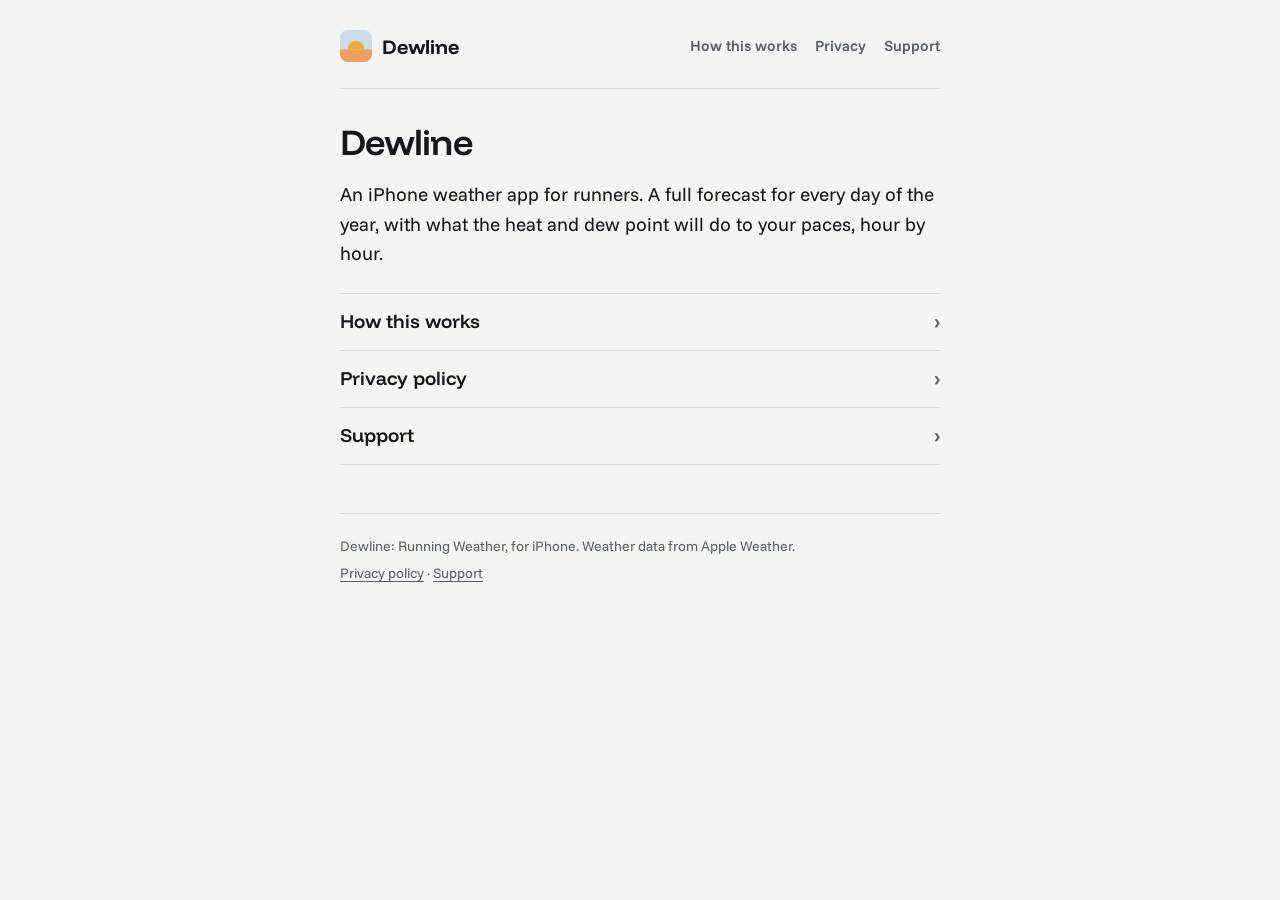
<file: index.html>
<!doctype html>
<html lang="en">
<head>
  <meta charset="utf-8">
  <meta name="viewport" content="width=device-width, initial-scale=1">
  <title>Dewline: Running Weather</title>
  <meta name="description" content="Dewline is an iPhone weather app for runners: a full forecast, with what heat and dew point will do to your paces.">
  <meta name="color-scheme" content="light dark">
  <link rel="icon" href="icon.svg" type="image/svg+xml">
  <link rel="stylesheet" href="style.css">
</head>
<body>
<div class="page">
  <header class="site">
    <a class="brand" href="./"><img src="icon.svg" alt="">Dewline</a>
    <nav class="site" aria-label="Site">
      <a href="how-it-works/">How this works</a>
      <a href="privacy/">Privacy</a>
      <a href="support/">Support</a>
    </nav>
  </header>
  <main>
    <h1>Dewline</h1>
    <p class="lede">An iPhone weather app for runners. A full forecast for every day of the year, with what the heat and dew point will do to your paces, hour by hour.</p>
    <ul class="index-links">
      <li><a href="how-it-works/">How this works <span>›</span></a></li>
      <li><a href="privacy/">Privacy policy <span>›</span></a></li>
      <li><a href="support/">Support <span>›</span></a></li>
    </ul>
  </main>
  <footer class="site">
    <p>Dewline: Running Weather, for iPhone. Weather data from Apple Weather.</p>
    <p><a href="privacy/">Privacy policy</a> · <a href="support/">Support</a></p>
  </footer>
</div>
</body>
</html>
</file>
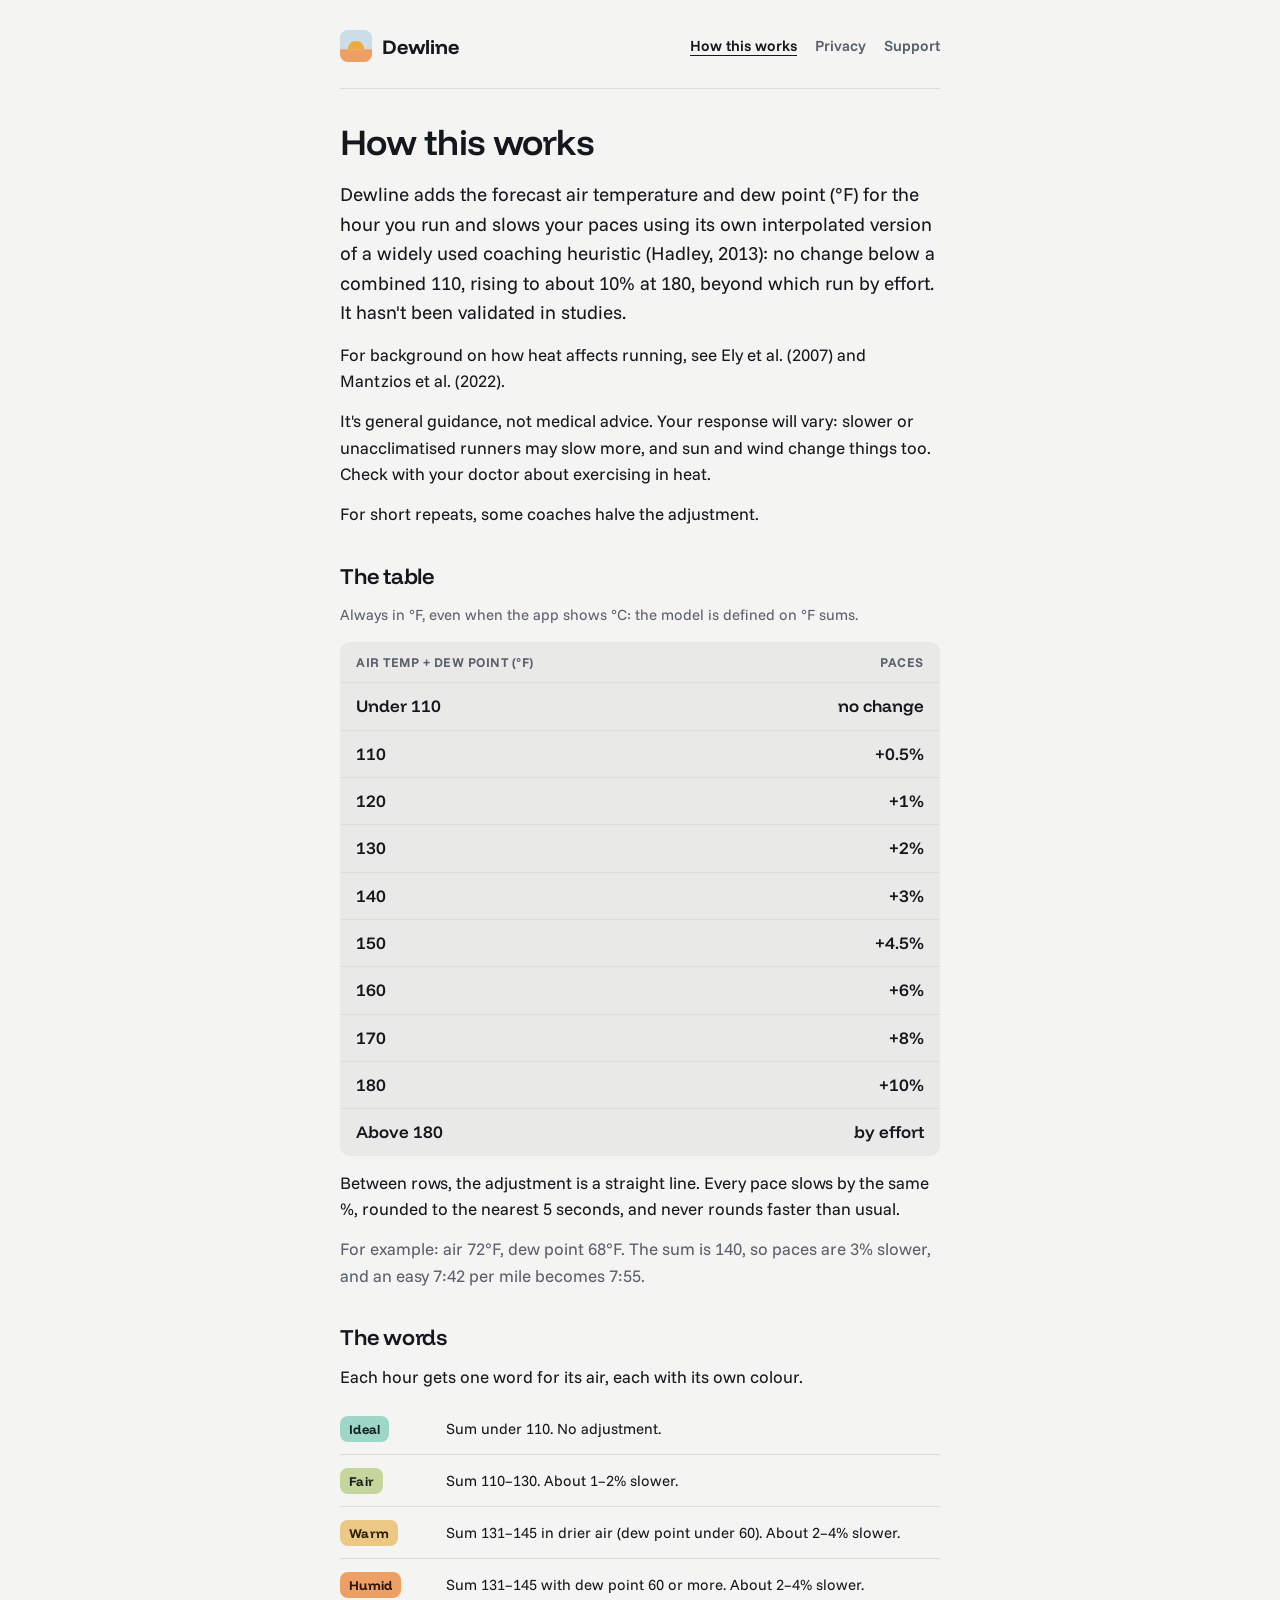
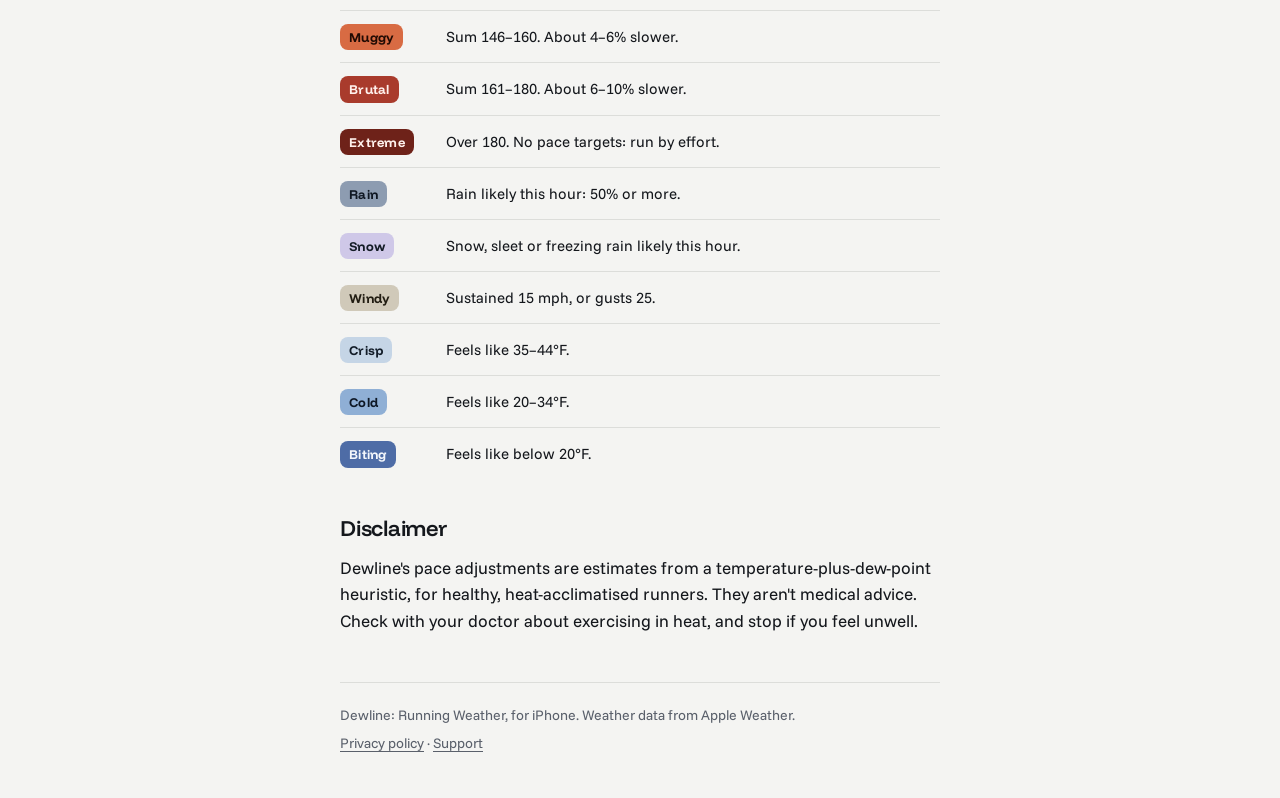
<file: how-it-works/index.html>
<!doctype html>
<html lang="en">
<head>
  <meta charset="utf-8">
  <meta name="viewport" content="width=device-width, initial-scale=1">
  <title>How this works · Dewline</title>
  <meta name="description" content="Dewline is an iPhone weather app for runners: a full forecast, with what heat and dew point will do to your paces.">
  <meta name="color-scheme" content="light dark">
  <link rel="icon" href="../icon.svg" type="image/svg+xml">
  <link rel="stylesheet" href="../style.css">
</head>
<body>
<div class="page">
  <header class="site">
    <a class="brand" href="../"><img src="../icon.svg" alt="">Dewline</a>
    <nav class="site" aria-label="Site">
      <a href="../how-it-works/" aria-current="page">How this works</a>
      <a href="../privacy/">Privacy</a>
      <a href="../support/">Support</a>
    </nav>
  </header>
  <main>
    <h1>How this works</h1>

    <p class="lede">Dewline adds the forecast air temperature and dew point (°F) for the hour you run and slows your paces using its own interpolated version of a widely used coaching heuristic (Hadley, 2013): no change below a combined 110, rising to about 10% at 180, beyond which run by effort. It hasn't been validated in studies.</p>
    <p>For background on how heat affects running, see Ely et al. (2007) and Mantzios et al. (2022).</p>
    <p>It's general guidance, not medical advice. Your response will vary: slower or unacclimatised runners may slow more, and sun and wind change things too. Check with your doctor about exercising in heat.</p>
    <p>For short repeats, some coaches halve the adjustment.</p>

    <h2>The table</h2>
    <p class="note">Always in °F, even when the app shows °C: the model is defined on °F sums.</p>
    <table class="anchors">
      <thead><tr><th scope="col">AIR TEMP + DEW POINT (°F)</th><th scope="col">PACES</th></tr></thead>
      <tbody>
        <tr><td>Under 110</td><td>no change</td></tr>
        <tr><td>110</td><td>+0.5%</td></tr>
        <tr><td>120</td><td>+1%</td></tr>
        <tr><td>130</td><td>+2%</td></tr>
        <tr><td>140</td><td>+3%</td></tr>
        <tr><td>150</td><td>+4.5%</td></tr>
        <tr><td>160</td><td>+6%</td></tr>
        <tr><td>170</td><td>+8%</td></tr>
        <tr><td>180</td><td>+10%</td></tr>
        <tr><td>Above 180</td><td>by effort</td></tr>
      </tbody>
    </table>
    <p>Between rows, the adjustment is a straight line. Every pace slows by the same %, rounded to the nearest 5 seconds, and never rounds faster than usual.</p>
    <p class="dim">For example: air 72°F, dew point 68°F. The sum is 140, so paces are 3% slower, and an easy 7:42 per mile becomes 7:55.</p>

    <h2>The words</h2>
    <p>Each hour gets one word for its air, each with its own colour.</p>
    <dl class="words">
      <div><dt><span class="chip w-ideal">Ideal</span></dt><dd>Sum under 110. No adjustment.</dd></div>
      <div><dt><span class="chip w-fair">Fair</span></dt><dd>Sum 110–130. About 1–2% slower.</dd></div>
      <div><dt><span class="chip w-warm">Warm</span></dt><dd>Sum 131–145 in drier air (dew point under 60). About 2–4% slower.</dd></div>
      <div><dt><span class="chip w-humid">Humid</span></dt><dd>Sum 131–145 with dew point 60 or more. About 2–4% slower.</dd></div>
      <div><dt><span class="chip w-muggy">Muggy</span></dt><dd>Sum 146–160. About 4–6% slower.</dd></div>
      <div><dt><span class="chip w-brutal">Brutal</span></dt><dd>Sum 161–180. About 6–10% slower.</dd></div>
      <div><dt><span class="chip w-extreme">Extreme</span></dt><dd>Over 180. No pace targets: run by effort.</dd></div>
      <div><dt><span class="chip w-rain">Rain</span></dt><dd>Rain likely this hour: 50% or more.</dd></div>
      <div><dt><span class="chip w-snow">Snow</span></dt><dd>Snow, sleet or freezing rain likely this hour.</dd></div>
      <div><dt><span class="chip w-windy">Windy</span></dt><dd>Sustained 15 mph, or gusts 25.</dd></div>
      <div><dt><span class="chip w-crisp">Crisp</span></dt><dd>Feels like 35–44°F.</dd></div>
      <div><dt><span class="chip w-cold">Cold</span></dt><dd>Feels like 20–34°F.</dd></div>
      <div><dt><span class="chip w-biting">Biting</span></dt><dd>Feels like below 20°F.</dd></div>
    </dl>

    <h2>Disclaimer</h2>
    <p>Dewline's pace adjustments are estimates from a temperature-plus-dew-point heuristic, for healthy, heat-acclimatised runners. They aren't medical advice. Check with your doctor about exercising in heat, and stop if you feel unwell.</p>
  </main>
  <footer class="site">
    <p>Dewline: Running Weather, for iPhone. Weather data from Apple Weather.</p>
    <p><a href="../privacy/">Privacy policy</a> · <a href="../support/">Support</a></p>
  </footer>
</div>
</body>
</html>
</file>
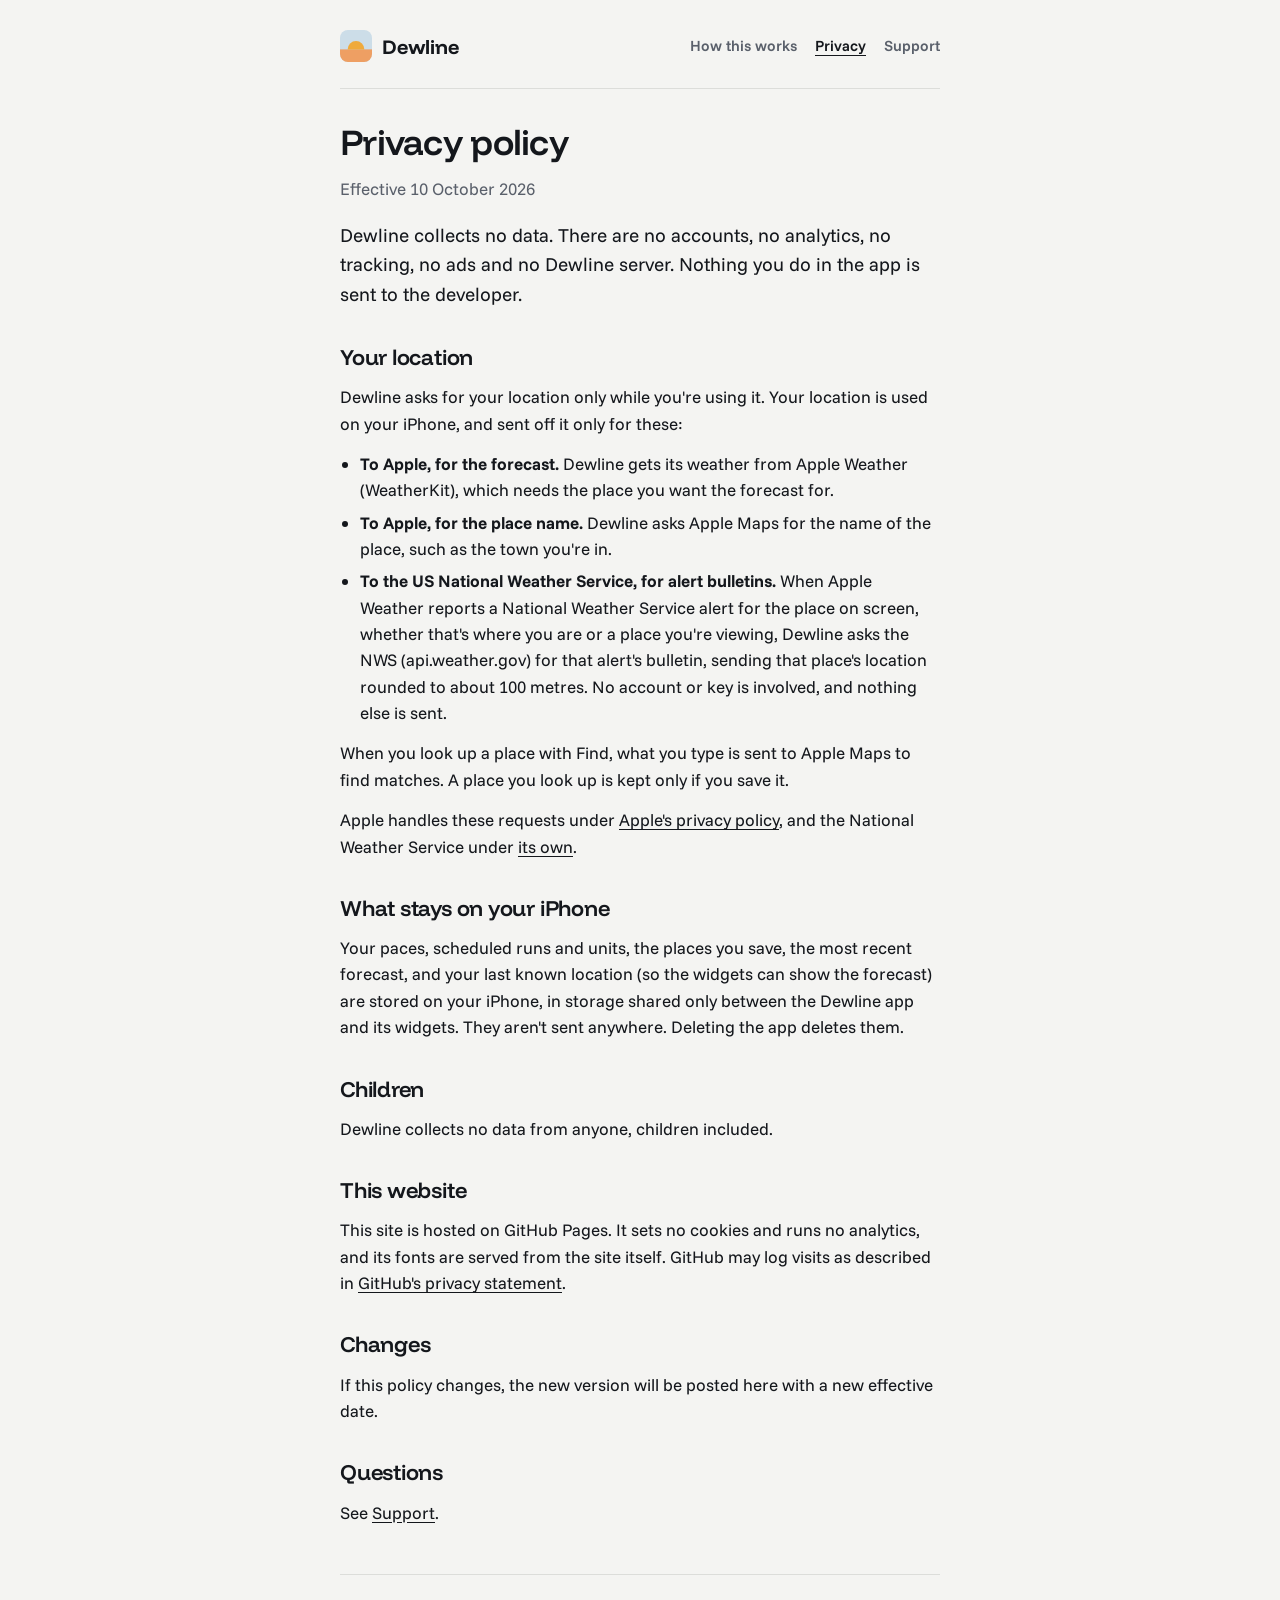
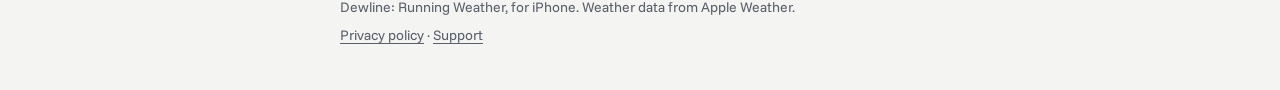
<file: privacy/index.html>
<!doctype html>
<html lang="en">
<head>
  <meta charset="utf-8">
  <meta name="viewport" content="width=device-width, initial-scale=1">
  <title>Privacy policy · Dewline</title>
  <meta name="description" content="Dewline is an iPhone weather app for runners: a full forecast, with what heat and dew point will do to your paces.">
  <meta name="color-scheme" content="light dark">
  <link rel="icon" href="../icon.svg" type="image/svg+xml">
  <link rel="stylesheet" href="../style.css">
</head>
<body>
<div class="page">
  <header class="site">
    <a class="brand" href="../"><img src="../icon.svg" alt="">Dewline</a>
    <nav class="site" aria-label="Site">
      <a href="../how-it-works/">How this works</a>
      <a href="../privacy/" aria-current="page">Privacy</a>
      <a href="../support/">Support</a>
    </nav>
  </header>
  <main>
    <h1>Privacy policy</h1>
    <p class="dim">Effective 10 October 2026</p>

    <p class="lede">Dewline collects no data. There are no accounts, no analytics, no tracking, no ads and no Dewline server. Nothing you do in the app is sent to the developer.</p>

    <h2>Your location</h2>
    <p>Dewline asks for your location only while you're using it. Your location is used on your iPhone, and sent off it only for these:</p>
    <ul>
      <li><strong>To Apple, for the forecast.</strong> Dewline gets its weather from Apple Weather (WeatherKit), which needs the place you want the forecast for.</li>
      <li><strong>To Apple, for the place name.</strong> Dewline asks Apple Maps for the name of the place, such as the town you're in.</li>
      <li><strong>To the US National Weather Service, for alert bulletins.</strong> When Apple Weather reports a National Weather Service alert for the place on screen, whether that's where you are or a place you're viewing, Dewline asks the NWS (api.weather.gov) for that alert's bulletin, sending that place's location rounded to about 100 metres. No account or key is involved, and nothing else is sent.</li>
    </ul>
    <p>When you look up a place with Find, what you type is sent to Apple Maps to find matches. A place you look up is kept only if you save it.</p>
    <p>Apple handles these requests under <a href="https://www.apple.com/legal/privacy/">Apple's privacy policy</a>, and the National Weather Service under <a href="https://www.weather.gov/privacy">its own</a>.</p>

    <h2>What stays on your iPhone</h2>
    <p>Your paces, scheduled runs and units, the places you save, the most recent forecast, and your last known location (so the widgets can show the forecast) are stored on your iPhone, in storage shared only between the Dewline app and its widgets. They aren't sent anywhere. Deleting the app deletes them.</p>

    <h2>Children</h2>
    <p>Dewline collects no data from anyone, children included.</p>

    <h2>This website</h2>
    <p>This site is hosted on GitHub Pages. It sets no cookies and runs no analytics, and its fonts are served from the site itself. GitHub may log visits as described in <a href="https://docs.github.com/site-policy/privacy-policies/github-general-privacy-statement">GitHub's privacy statement</a>.</p>

    <h2>Changes</h2>
    <p>If this policy changes, the new version will be posted here with a new effective date.</p>

    <h2>Questions</h2>
    <p>See <a href="../support/">Support</a>.</p>
  </main>
  <footer class="site">
    <p>Dewline: Running Weather, for iPhone. Weather data from Apple Weather.</p>
    <p><a href="../privacy/">Privacy policy</a> · <a href="../support/">Support</a></p>
  </footer>
</div>
</body>
</html>
</file>
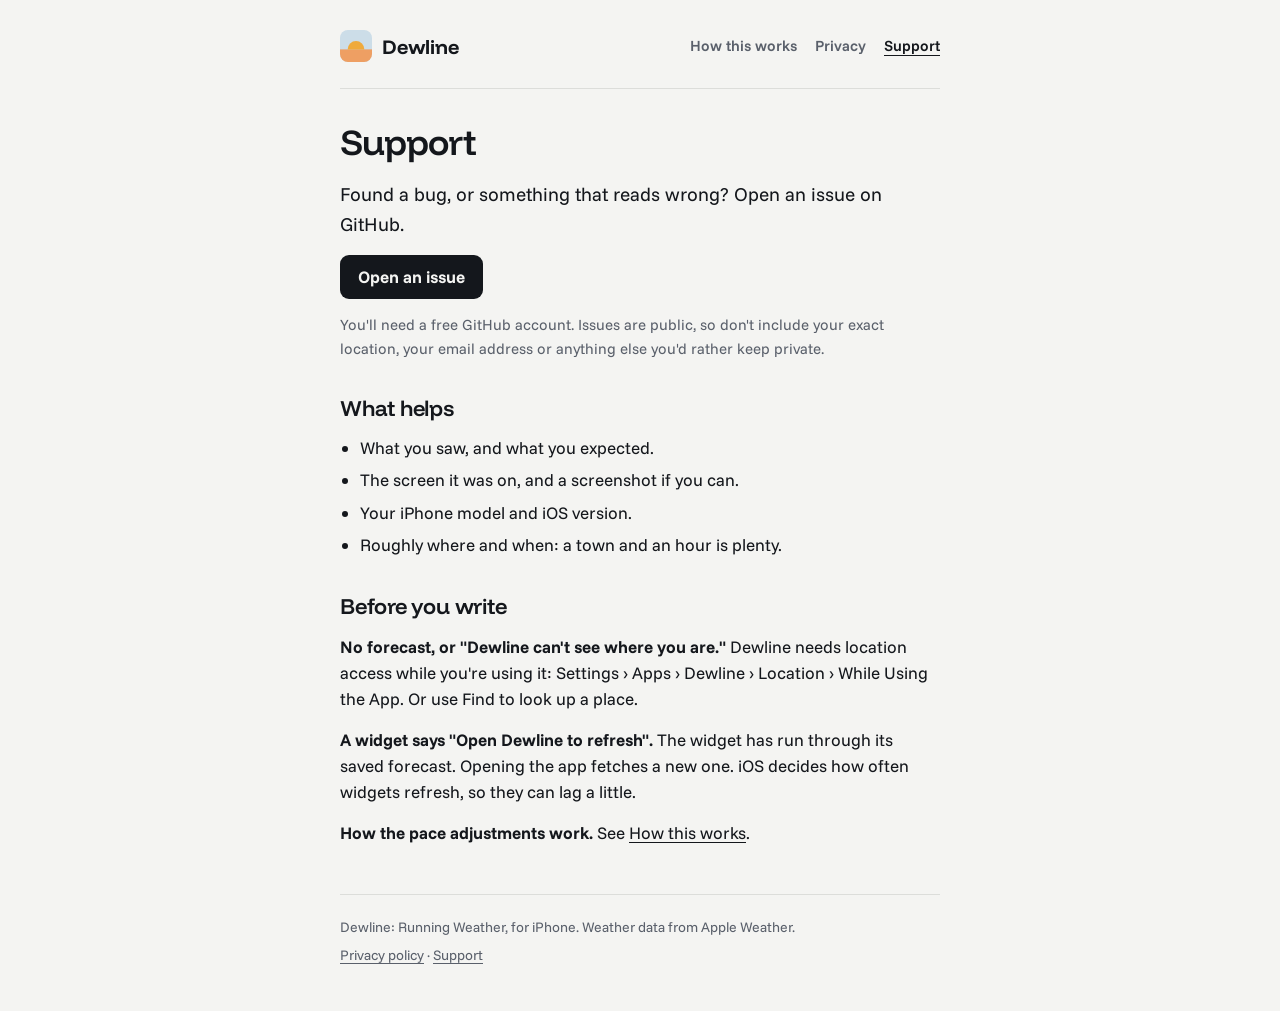
<file: support/index.html>
<!doctype html>
<html lang="en">
<head>
  <meta charset="utf-8">
  <meta name="viewport" content="width=device-width, initial-scale=1">
  <title>Support · Dewline</title>
  <meta name="description" content="Dewline is an iPhone weather app for runners: a full forecast, with what heat and dew point will do to your paces.">
  <meta name="color-scheme" content="light dark">
  <link rel="icon" href="../icon.svg" type="image/svg+xml">
  <link rel="stylesheet" href="../style.css">
</head>
<body>
<div class="page">
  <header class="site">
    <a class="brand" href="../"><img src="../icon.svg" alt="">Dewline</a>
    <nav class="site" aria-label="Site">
      <a href="../how-it-works/">How this works</a>
      <a href="../privacy/">Privacy</a>
      <a href="../support/" aria-current="page">Support</a>
    </nav>
  </header>
  <main>
    <h1>Support</h1>

    <p class="lede">Found a bug, or something that reads wrong? Open an issue on GitHub.</p>
    <a class="cta" href="https://github.com/stereooooooo/shakeout-site/issues/new">Open an issue</a>
    <p class="note">You'll need a free GitHub account. Issues are public, so don't include your exact location, your email address or anything else you'd rather keep private.</p>

    <h2>What helps</h2>
    <ul>
      <li>What you saw, and what you expected.</li>
      <li>The screen it was on, and a screenshot if you can.</li>
      <li>Your iPhone model and iOS version.</li>
      <li>Roughly where and when: a town and an hour is plenty.</li>
    </ul>

    <h2>Before you write</h2>
    <p><strong>No forecast, or "Dewline can't see where you are."</strong> Dewline needs location access while you're using it: Settings › Apps › Dewline › Location › While Using the App. Or use Find to look up a place.</p>
    <p><strong>A widget says "Open Dewline to refresh".</strong> The widget has run through its saved forecast. Opening the app fetches a new one. iOS decides how often widgets refresh, so they can lag a little.</p>
    <p><strong>How the pace adjustments work.</strong> See <a href="../how-it-works/">How this works</a>.</p>
  </main>
  <footer class="site">
    <p>Dewline: Running Weather, for iPhone. Weather data from Apple Weather.</p>
    <p><a href="../privacy/">Privacy policy</a> · <a href="../support/">Support</a></p>
  </footer>
</div>
</body>
</html>
</file>
<file: style.css>
/* Dewline's site, in Field's page tokens (design/field-v7.1/tokens.json). The page follows the system appearance. */

@font-face {
  font-family: "Funnel Display";
  src: url("fonts/FunnelDisplay-Variable.woff2") format("woff2");
  font-weight: 300 800;
  font-display: swap;
}
@font-face {
  font-family: "Funnel Sans";
  src: url("fonts/FunnelSans-Variable.woff2") format("woff2");
  font-weight: 300 800;
  font-display: swap;
}

:root {
  --bg: #F4F4F2;
  --surf: #E9EAE7;
  --ink: #14171C;
  --ink2: #5A606B;
  --line: #DCDDDA;
  --rain: #2F5DBA;
  color-scheme: light dark;
}
@media (prefers-color-scheme: dark) {
  :root {
    --bg: #10131D;
    --surf: #181C29;
    --ink: #EEEBE3;
    --ink2: #9EA4B6;
    --line: #262B3B;
    --rain: #8FB2F0;
  }
}

* { box-sizing: border-box; }

html { -webkit-text-size-adjust: 100%; }

body {
  margin: 0;
  background: var(--bg);
  color: var(--ink);
  font-family: "Funnel Sans", system-ui, sans-serif;
  font-size: 1.0625rem;
  line-height: 1.55;
  font-variant-numeric: tabular-nums;
}

.page {
  max-width: 40rem;
  margin: 0 auto;
  padding: 24px 20px 44px;
}

header.site {
  display: flex;
  align-items: center;
  justify-content: space-between;
  flex-wrap: wrap;
  gap: 8px 20px;
  padding-bottom: 20px;
  border-bottom: 1px solid var(--line);
}
.brand {
  display: flex;
  align-items: center;
  gap: 10px;
  min-height: 44px;
  color: var(--ink);
  text-decoration: none;
  font-family: "Funnel Display", system-ui, sans-serif;
  font-weight: 700;
  font-size: 1.25rem;
  letter-spacing: -0.01em;
}
.brand img { width: 32px; height: 32px; border-radius: 8px; }
nav.site { display: flex; flex-wrap: wrap; gap: 0 18px; }
nav.site a {
  display: inline-flex;
  align-items: center;
  min-height: 44px;
  color: var(--ink2);
  font-weight: 600;
  font-size: 0.9375rem;
  text-decoration: none;
}
nav.site a:hover { color: var(--ink); }
nav.site a[aria-current="page"] { color: var(--ink); text-decoration: underline; text-underline-offset: 4px; }

h1, h2 {
  font-family: "Funnel Display", system-ui, sans-serif;
  font-weight: 600;
  line-height: 1.15;
  margin: 0;
}
h1 { font-size: 2.25rem; letter-spacing: -0.02em; margin-top: 32px; }
h2 { font-size: 1.375rem; letter-spacing: -0.01em; margin-top: 36px; }

p, ul { margin: 14px 0 0; }
ul { padding-left: 1.2em; }
li + li { margin-top: 6px; }

a { color: var(--ink); text-underline-offset: 3px; }

.lede { font-size: 1.1875rem; margin-top: 18px; }
.dim, .note { color: var(--ink2); }
.note { font-size: 0.9375rem; }


/* The anchor table: always °F. */
table.anchors {
  width: 100%;
  margin-top: 16px;
  border-collapse: collapse;
  background: var(--surf);
  border-radius: 10px;
  overflow: hidden;
}
table.anchors th, table.anchors td {
  padding: 10px 16px;
  text-align: left;
  border-top: 1px solid var(--line);
}
table.anchors thead th {
  border-top: 0;
  color: var(--ink2);
  font-size: 0.8125rem;
  font-weight: 700;
  letter-spacing: 0.04em;
}
table.anchors td:last-child, table.anchors th:last-child { text-align: right; }
table.anchors td { font-family: "Funnel Display", system-ui, sans-serif; font-weight: 600; }

/* The words, each with its own fill and ink, the same in both appearances. */
dl.words { margin: 12px 0 0; }
dl.words div {
  display: flex;
  align-items: center;
  gap: 14px;
  padding: 12px 0;
  border-top: 1px solid var(--line);
}
dl.words div:first-child { border-top: 0; }
dl.words dt { flex: 0 0 92px; }
dl.words dd { margin: 0; flex: 1; font-size: 0.9375rem; }
.chip {
  display: inline-block;
  padding: 3px 9px;
  border-radius: 8px;
  font-family: "Funnel Display", system-ui, sans-serif;
  font-weight: 700;
  font-size: 0.8125rem;
  letter-spacing: 0.02em;
}
.w-ideal { background: #9ED6C8; color: #13201F; }
.w-fair { background: #C6D59B; color: #13201A; }
.w-warm { background: #EBC984; color: #2A1C06; }
.w-humid { background: #EE9F63; color: #2A1406; }
.w-muggy { background: #D86B43; color: #200A03; }
.w-brutal { background: #A93B2C; color: #FFF1EC; }
.w-extreme { background: #6E2219; color: #FFF1EC; }
.w-rain { background: #8D9CB1; color: #0F1722; }
.w-snow { background: #CFC8E8; color: #141C26; }
.w-windy { background: #D0C9B9; color: #211C12; }
.w-crisp { background: #C5D5E6; color: #121C28; }
.w-cold { background: #8FAFD5; color: #0E1826; }
.w-biting { background: #4E6CA6; color: #F4F7FC; }

.cta {
  display: inline-flex;
  align-items: center;
  min-height: 44px;
  margin-top: 16px;
  padding: 0 18px;
  border-radius: 9px;
  background: var(--ink);
  color: var(--bg);
  font-weight: 700;
  text-decoration: none;
}

.index-links { list-style: none; padding: 0; margin-top: 24px; }
.index-links li { border-top: 1px solid var(--line); margin: 0; }
.index-links li:last-child { border-bottom: 1px solid var(--line); }
.index-links a {
  display: flex;
  justify-content: space-between;
  align-items: center;
  min-height: 56px;
  text-decoration: none;
  font-family: "Funnel Display", system-ui, sans-serif;
  font-weight: 600;
  font-size: 1.1875rem;
}
.index-links a span { color: var(--ink2); }

footer.site {
  margin-top: 48px;
  padding-top: 16px;
  border-top: 1px solid var(--line);
  color: var(--ink2);
  font-size: 0.875rem;
}
footer.site p { margin: 6px 0 0; }
footer.site a { color: var(--ink2); }

@media (max-width: 420px) {
  h1 { font-size: 1.875rem; }
}
/* Narrow screens and large text: the word above its meaning, as the app does at accessibility sizes. */
@media (max-width: 340px) {
  dl.words div { flex-direction: column; align-items: flex-start; gap: 6px; }
  dl.words dt { flex: none; }
}
</file>
